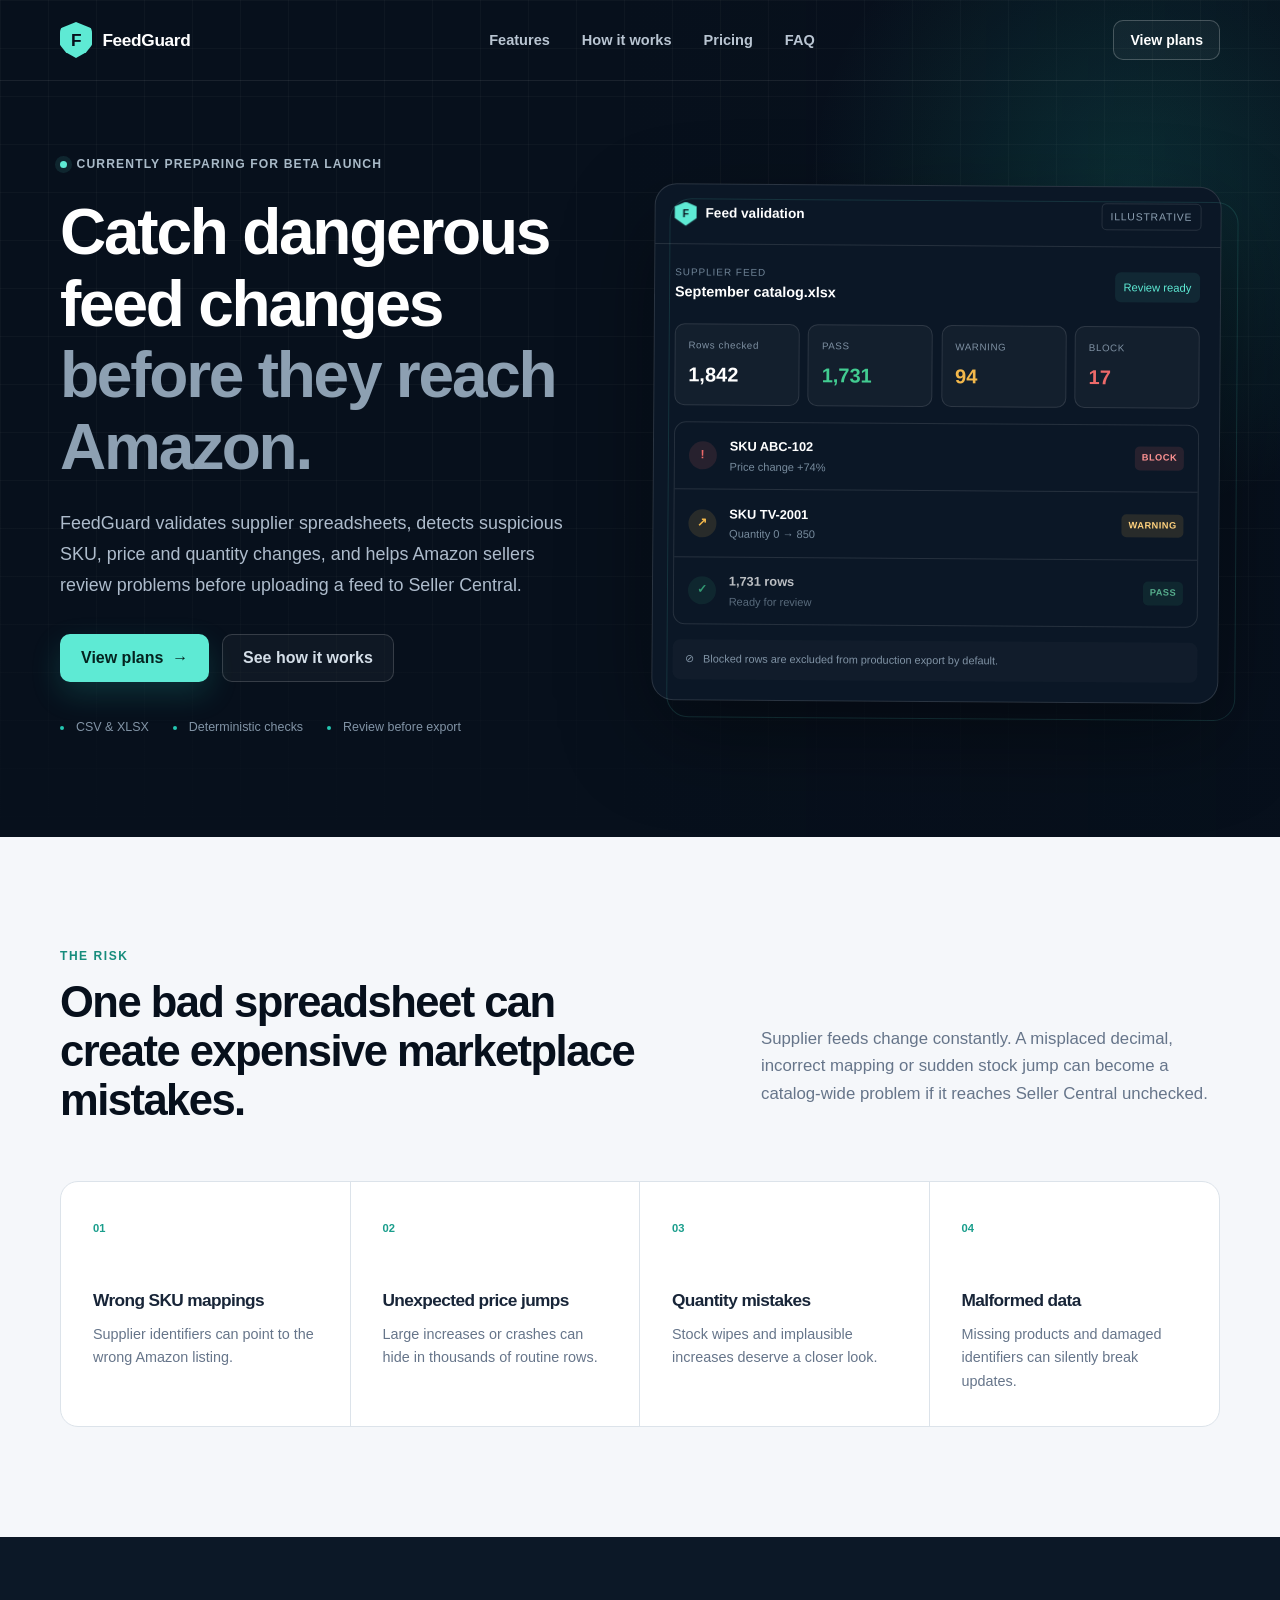
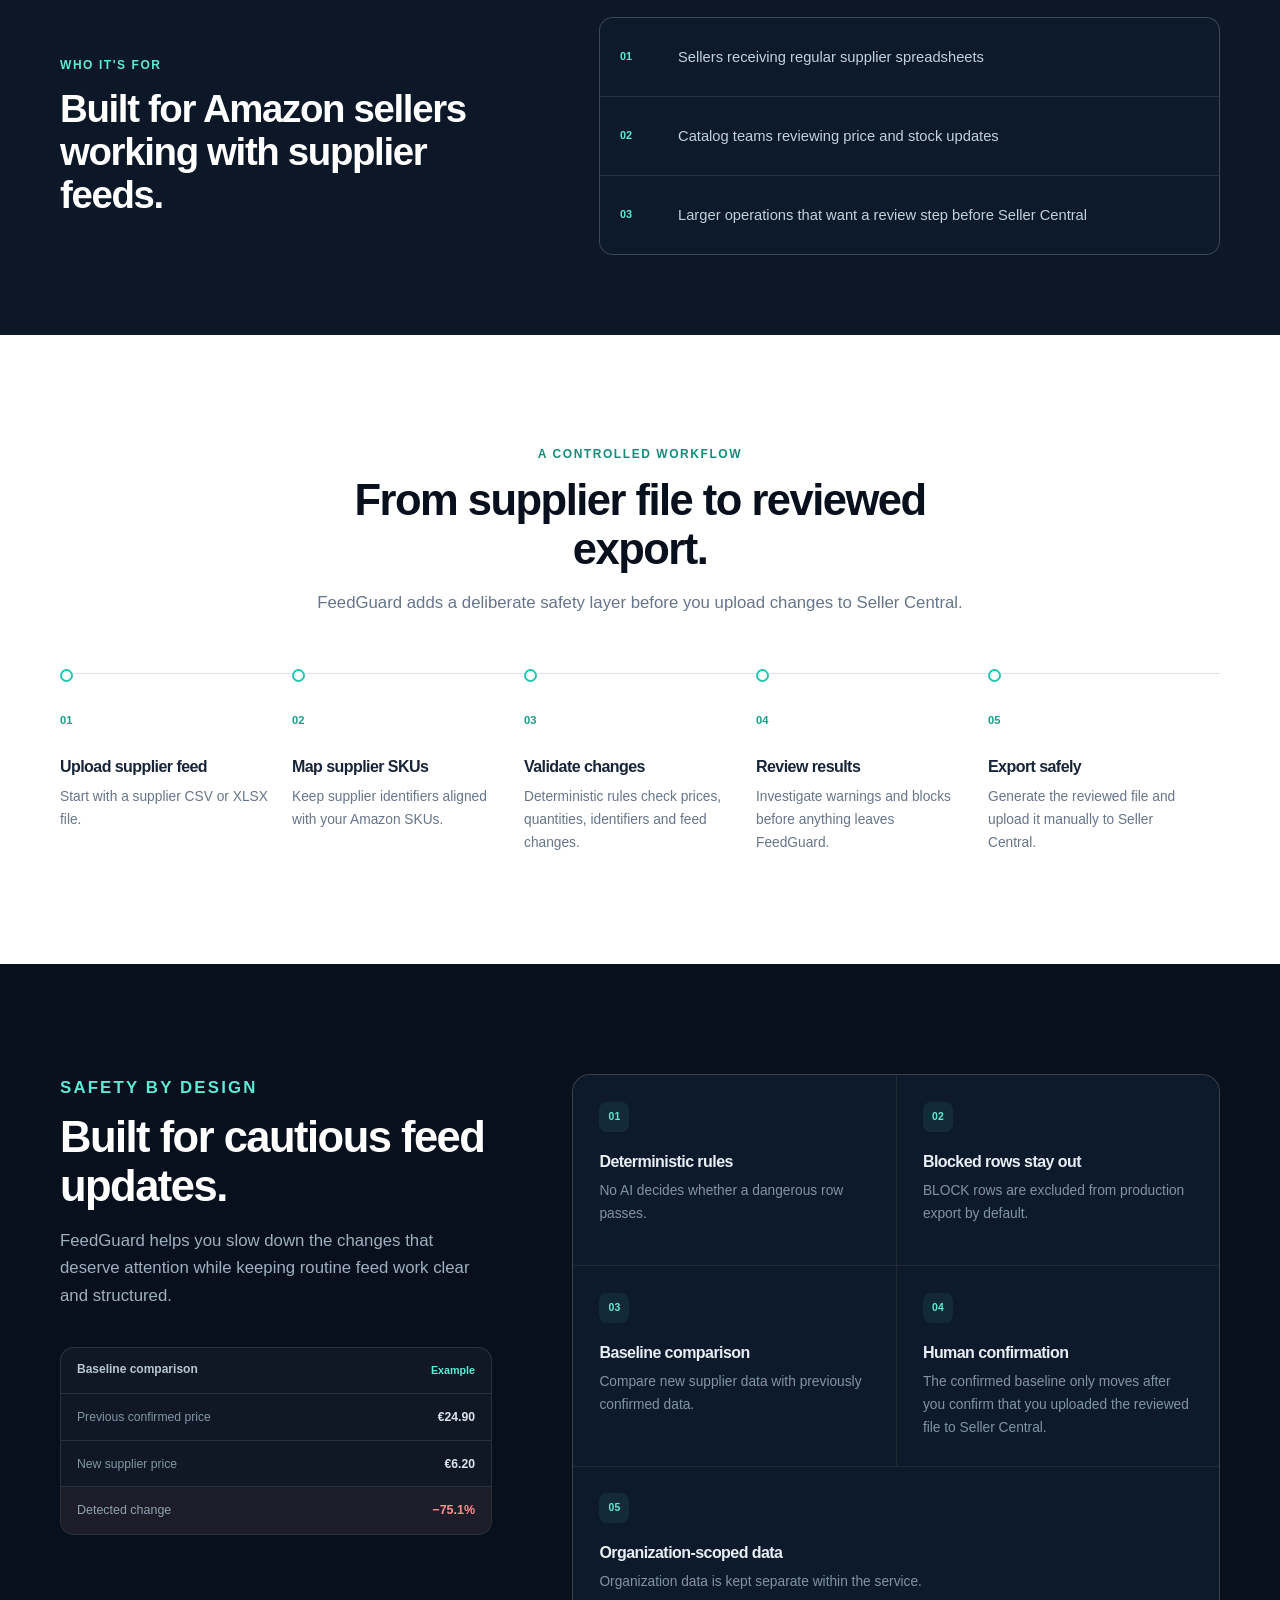
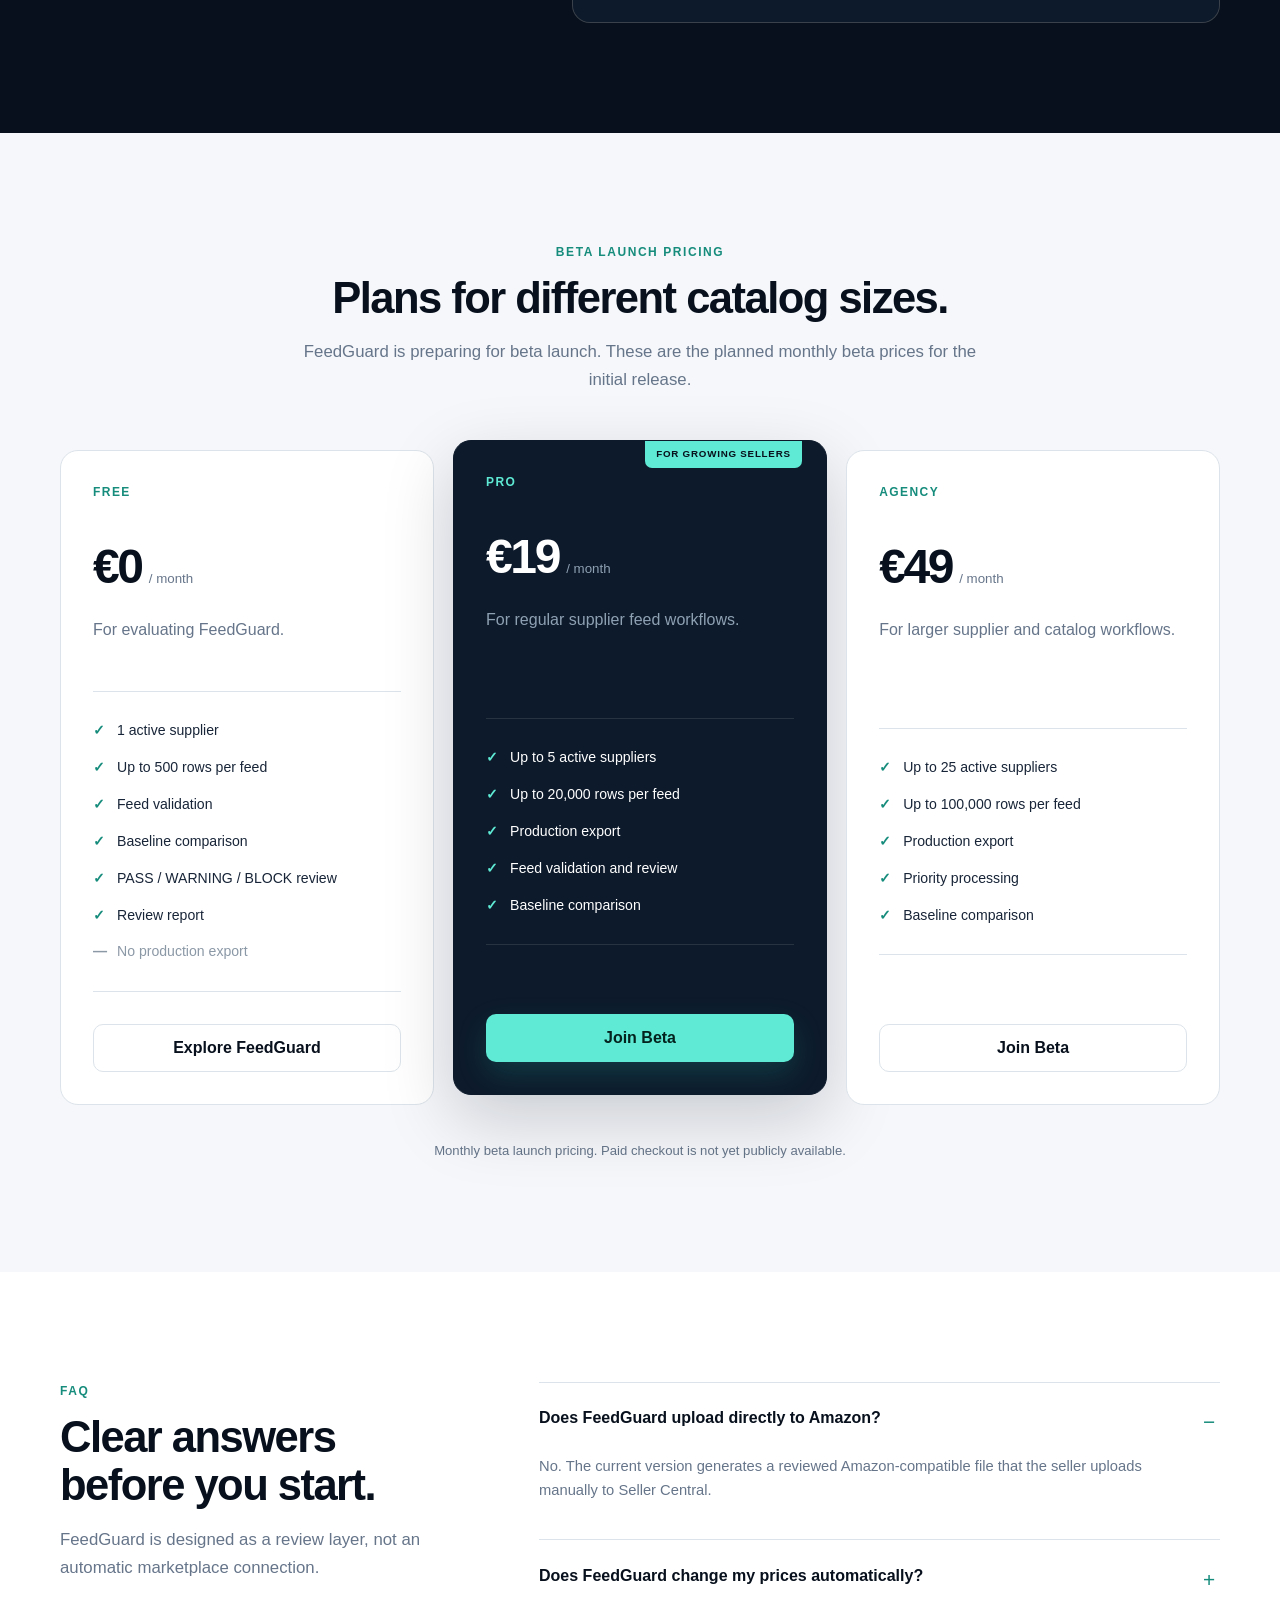
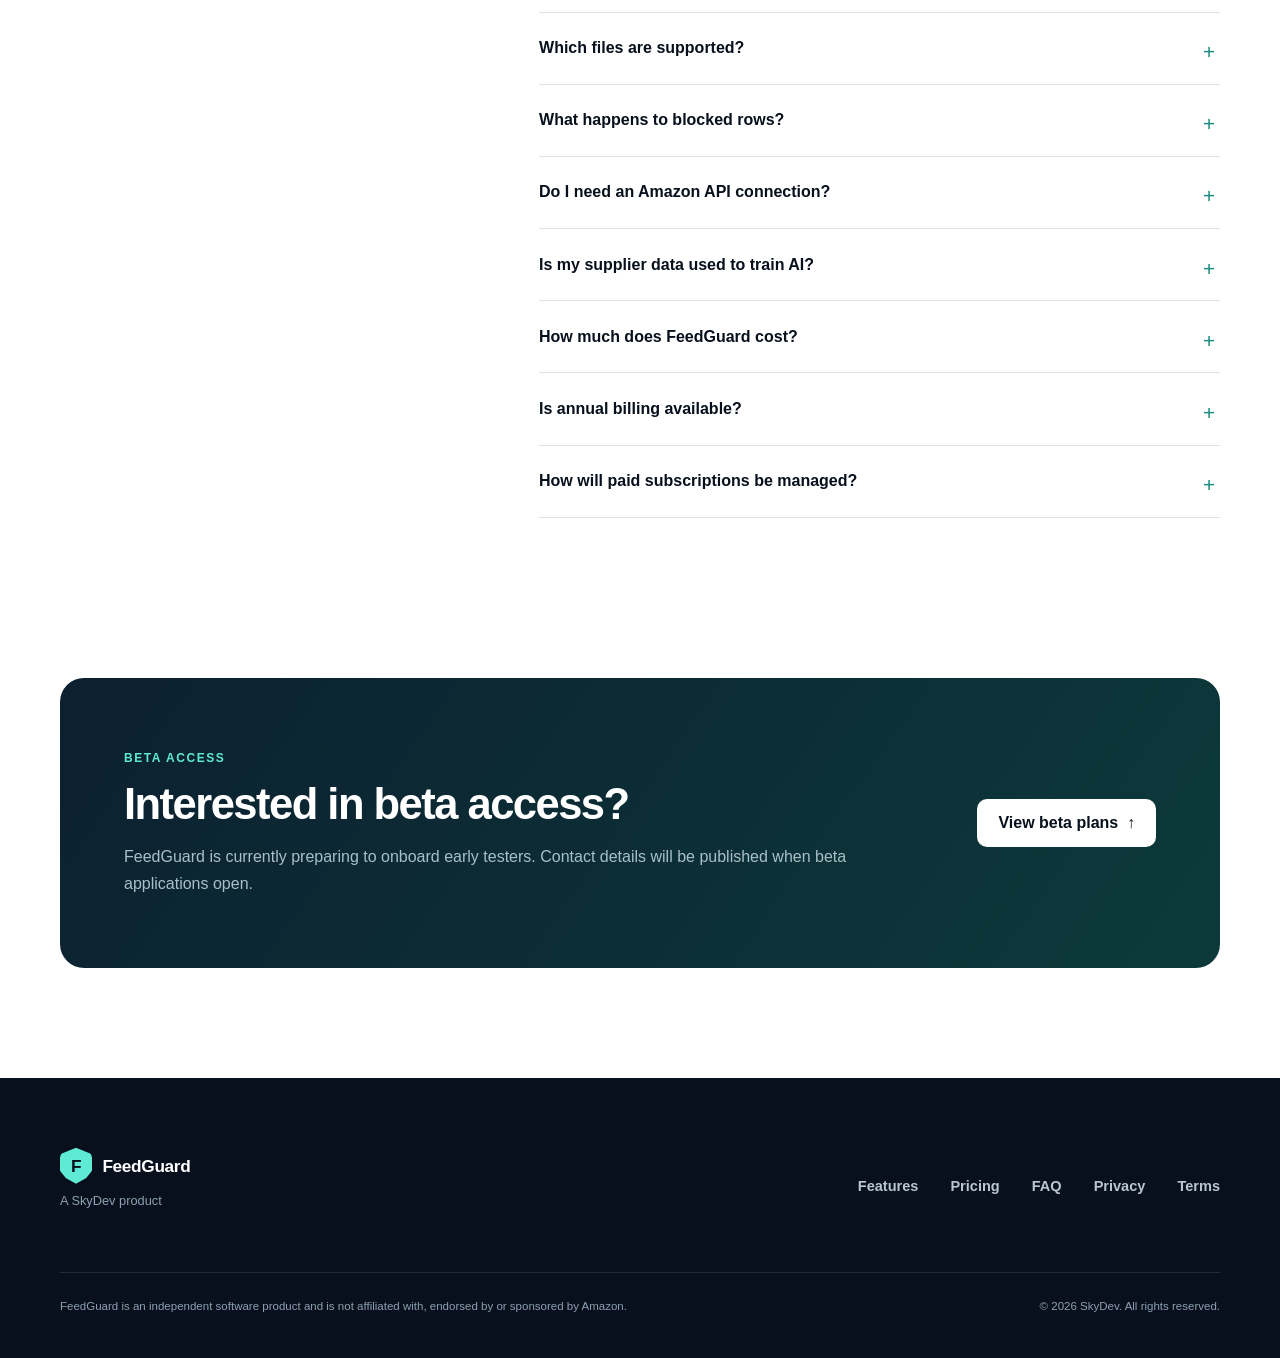
<file: index.html>
<!doctype html>
<html lang="en">
<head>
  <meta charset="utf-8">
  <meta name="viewport" content="width=device-width, initial-scale=1">
  <title>FeedGuard — Safer Amazon Feed Validation</title>
  <meta name="description" content="FeedGuard helps Amazon sellers validate supplier CSV and XLSX feeds, detect risky SKU, price and quantity changes, and review problems before uploading to Seller Central.">
  <meta property="og:title" content="FeedGuard — Safer Amazon Feed Validation">
  <meta property="og:description" content="Catch dangerous supplier feed changes before they reach Amazon.">
  <meta property="og:type" content="website">
  <meta property="og:url" content="https://feedguard-site.vercel.app/">
  <link rel="canonical" href="https://feedguard-site.vercel.app/">
  <meta name="theme-color" content="#07101c">
  <link rel="icon" type="image/svg+xml" href="favicon.svg">
  <link rel="stylesheet" href="styles.css">
</head>
<body>
  <a class="skip-link" href="#main">Skip to content</a>
  <header class="site-header">
    <div class="shell nav-wrap">
      <a class="brand" href="index.html" aria-label="FeedGuard home">
        <span class="brand-mark" aria-hidden="true">F</span>
        <span>FeedGuard</span>
      </a>
      <nav aria-label="Primary navigation">
        <a href="#features">Features</a>
        <a href="#how-it-works">How it works</a>
        <a href="#pricing">Pricing</a>
        <a href="#faq">FAQ</a>
      </nav>
      <a class="button button-small button-outline" href="#pricing">View plans</a>
    </div>
  </header>

  <main id="main">
    <section class="hero">
      <div class="hero-glow" aria-hidden="true"></div>
      <div class="shell hero-grid">
        <div class="hero-copy">
          <div class="eyebrow"><span class="pulse" aria-hidden="true"></span> Currently preparing for beta launch</div>
          <h1>Catch dangerous feed changes <span>before they reach Amazon.</span></h1>
          <p class="hero-lede">FeedGuard validates supplier spreadsheets, detects suspicious SKU, price and quantity changes, and helps Amazon sellers review problems before uploading a feed to Seller Central.</p>
          <div class="hero-actions">
            <a class="button button-primary" href="#pricing">View plans <span aria-hidden="true">→</span></a>
            <a class="button button-ghost" href="#how-it-works">See how it works</a>
          </div>
          <ul class="trust-line" aria-label="Product highlights">
            <li>CSV &amp; XLSX</li>
            <li>Deterministic checks</li>
            <li>Review before export</li>
          </ul>
        </div>

        <div class="product-frame" aria-label="Illustrative FeedGuard validation dashboard">
          <div class="frame-bar">
            <div class="frame-title"><span class="shield-mini" aria-hidden="true">F</span> Feed validation</div>
            <span class="sample-label">Illustrative</span>
          </div>
          <div class="frame-body">
            <div class="run-meta">
              <div><span class="meta-label">SUPPLIER FEED</span><strong>September catalog.xlsx</strong></div>
              <span class="status-complete">Review ready</span>
            </div>
            <div class="metric-grid">
              <div class="metric"><span>Rows checked</span><strong>1,842</strong></div>
              <div class="metric pass"><span>PASS</span><strong>1,731</strong></div>
              <div class="metric warning"><span>WARNING</span><strong>94</strong></div>
              <div class="metric block"><span>BLOCK</span><strong>17</strong></div>
            </div>
            <div class="result-list">
              <div class="result-row">
                <span class="result-icon block-icon" aria-hidden="true">!</span>
                <div><strong>SKU ABC-102</strong><span>Price change +74%</span></div>
                <span class="tag tag-block">BLOCK</span>
              </div>
              <div class="result-row">
                <span class="result-icon warn-icon" aria-hidden="true">↗</span>
                <div><strong>SKU TV-2001</strong><span>Quantity 0 → 850</span></div>
                <span class="tag tag-warning">WARNING</span>
              </div>
              <div class="result-row muted-row">
                <span class="result-icon pass-icon" aria-hidden="true">✓</span>
                <div><strong>1,731 rows</strong><span>Ready for review</span></div>
                <span class="tag tag-pass">PASS</span>
              </div>
            </div>
            <div class="frame-note"><span aria-hidden="true">⊘</span> Blocked rows are excluded from production export by default.</div>
          </div>
        </div>
      </div>
    </section>

    <section class="problem section" id="features">
      <div class="shell split-heading">
        <div>
          <p class="section-kicker">THE RISK</p>
          <h2>One bad spreadsheet can create expensive marketplace mistakes.</h2>
        </div>
        <p>Supplier feeds change constantly. A misplaced decimal, incorrect mapping or sudden stock jump can become a catalog-wide problem if it reaches Seller Central unchecked.</p>
      </div>
      <div class="shell risk-grid">
        <article class="risk-card"><span>01</span><h3>Wrong SKU mappings</h3><p>Supplier identifiers can point to the wrong Amazon listing.</p></article>
        <article class="risk-card"><span>02</span><h3>Unexpected price jumps</h3><p>Large increases or crashes can hide in thousands of routine rows.</p></article>
        <article class="risk-card"><span>03</span><h3>Quantity mistakes</h3><p>Stock wipes and implausible increases deserve a closer look.</p></article>
        <article class="risk-card"><span>04</span><h3>Malformed data</h3><p>Missing products and damaged identifiers can silently break updates.</p></article>
      </div>
    </section>

    <section class="audience section" aria-labelledby="audience-heading">
      <div class="shell audience-layout">
        <div>
          <p class="section-kicker">WHO IT'S FOR</p>
          <h2 id="audience-heading">Built for Amazon sellers working with supplier feeds.</h2>
        </div>
        <div class="audience-list">
          <article><span aria-hidden="true">01</span><p>Sellers receiving regular supplier spreadsheets</p></article>
          <article><span aria-hidden="true">02</span><p>Catalog teams reviewing price and stock updates</p></article>
          <article><span aria-hidden="true">03</span><p>Larger operations that want a review step before Seller Central</p></article>
        </div>
      </div>
    </section>

    <section class="workflow section" id="how-it-works">
      <div class="shell">
        <div class="section-intro centered">
          <p class="section-kicker">A CONTROLLED WORKFLOW</p>
          <h2>From supplier file to reviewed export.</h2>
          <p>FeedGuard adds a deliberate safety layer before you upload changes to Seller Central.</p>
        </div>
        <ol class="steps">
          <li><span class="step-number">01</span><div><h3>Upload supplier feed</h3><p>Start with a supplier CSV or XLSX file.</p></div></li>
          <li><span class="step-number">02</span><div><h3>Map supplier SKUs</h3><p>Keep supplier identifiers aligned with your Amazon SKUs.</p></div></li>
          <li><span class="step-number">03</span><div><h3>Validate changes</h3><p>Deterministic rules check prices, quantities, identifiers and feed changes.</p></div></li>
          <li><span class="step-number">04</span><div><h3>Review results</h3><p>Investigate warnings and blocks before anything leaves FeedGuard.</p></div></li>
          <li><span class="step-number">05</span><div><h3>Export safely</h3><p>Generate the reviewed file and upload it manually to Seller Central.</p></div></li>
        </ol>
      </div>
    </section>

    <section class="safety section">
      <div class="shell safety-layout">
        <div class="safety-copy">
          <p class="section-kicker">SAFETY BY DESIGN</p>
          <h2>Built for cautious feed updates.</h2>
          <p>FeedGuard helps you slow down the changes that deserve attention while keeping routine feed work clear and structured.</p>
          <div class="baseline-panel" aria-label="Baseline comparison example">
            <div class="baseline-head"><span>Baseline comparison</span><span class="live-dot">Example</span></div>
            <div class="compare-row"><span>Previous confirmed price</span><strong>€24.90</strong></div>
            <div class="compare-row"><span>New supplier price</span><strong>€6.20</strong></div>
            <div class="delta-row"><span>Detected change</span><strong>−75.1%</strong></div>
          </div>
        </div>
        <div class="principles-grid">
          <article><span class="principle-icon">01</span><h3>Deterministic rules</h3><p>No AI decides whether a dangerous row passes.</p></article>
          <article><span class="principle-icon">02</span><h3>Blocked rows stay out</h3><p>BLOCK rows are excluded from production export by default.</p></article>
          <article><span class="principle-icon">03</span><h3>Baseline comparison</h3><p>Compare new supplier data with previously confirmed data.</p></article>
          <article><span class="principle-icon">04</span><h3>Human confirmation</h3><p>The confirmed baseline only moves after you confirm that you uploaded the reviewed file to Seller Central.</p></article>
          <article><span class="principle-icon">05</span><h3>Organization-scoped data</h3><p>Organization data is kept separate within the service.</p></article>
        </div>
      </div>
    </section>

    <section class="pricing section" id="pricing">
      <div class="shell">
        <div class="section-intro centered">
          <p class="section-kicker">BETA LAUNCH PRICING</p>
          <h2>Plans for different catalog sizes.</h2>
          <p>FeedGuard is preparing for beta launch. These are the planned monthly beta prices for the initial release.</p>
        </div>
        <div class="pricing-grid">
          <article class="price-card">
            <div><p class="plan-name">FREE</p><div class="price"><span>€0</span><small>/ month</small></div><p>For evaluating FeedGuard.</p></div>
            <ul><li>1 active supplier</li><li>Up to 500 rows per feed</li><li>Feed validation</li><li>Baseline comparison</li><li>PASS / WARNING / BLOCK review</li><li>Review report</li><li class="not-included">No production export</li></ul>
            <a class="button button-plan" href="#contact">Explore FeedGuard</a>
          </article>
          <article class="price-card featured">
            <div class="popular">FOR GROWING SELLERS</div>
            <div><p class="plan-name">PRO</p><div class="price"><span>€19</span><small>/ month</small></div><p>For regular supplier feed workflows.</p></div>
            <ul><li>Up to 5 active suppliers</li><li>Up to 20,000 rows per feed</li><li>Production export</li><li>Feed validation and review</li><li>Baseline comparison</li></ul>
            <a class="button button-primary" href="#contact">Join Beta</a>
          </article>
          <article class="price-card">
            <div><p class="plan-name">AGENCY</p><div class="price"><span>€49</span><small>/ month</small></div><p>For larger supplier and catalog workflows.</p></div>
            <ul><li>Up to 25 active suppliers</li><li>Up to 100,000 rows per feed</li><li>Production export</li><li>Priority processing</li><li>Baseline comparison</li></ul>
            <a class="button button-plan" href="#contact">Join Beta</a>
          </article>
        </div>
        <p class="beta-note">Monthly beta launch pricing. Paid checkout is not yet publicly available.</p>
      </div>
    </section>

    <section class="faq section" id="faq">
      <div class="shell faq-layout">
        <div class="faq-heading"><p class="section-kicker">FAQ</p><h2>Clear answers before you start.</h2><p>FeedGuard is designed as a review layer, not an automatic marketplace connection.</p></div>
        <div class="faq-list">
          <details open><summary>Does FeedGuard upload directly to Amazon?</summary><p>No. The current version generates a reviewed Amazon-compatible file that the seller uploads manually to Seller Central.</p></details>
          <details><summary>Does FeedGuard change my prices automatically?</summary><p>No. FeedGuard analyzes the feed and flags potentially unsafe changes for review.</p></details>
          <details><summary>Which files are supported?</summary><p>CSV and XLSX supplier files are supported.</p></details>
          <details><summary>What happens to blocked rows?</summary><p>Blocked rows are excluded from production export by default.</p></details>
          <details><summary>Do I need an Amazon API connection?</summary><p>No, not for the current version.</p></details>
          <details><summary>Is my supplier data used to train AI?</summary><p>No. Uploaded supplier data is not used to train AI systems, and no AI decides whether a row passes.</p></details>
          <details><summary>How much does FeedGuard cost?</summary><p>FeedGuard's beta launch plans are Free (€0/month), Pro (€19/month), and Agency (€49/month). Paid subscriptions will be billed monthly.</p></details>
          <details><summary>Is annual billing available?</summary><p>Not during the initial beta launch. Annual plans may be introduced later.</p></details>
          <details><summary>How will paid subscriptions be managed?</summary><p>Paid subscriptions will be managed through our billing provider's customer portal once paid checkout opens.</p></details>
        </div>
      </div>
    </section>

    <section class="contact section" id="contact">
      <div class="shell contact-card">
        <div><p class="section-kicker">BETA ACCESS</p><h2>Interested in beta access?</h2><p>FeedGuard is currently preparing to onboard early testers. Contact details will be published when beta applications open.</p></div>
        <a class="button button-light" href="#pricing">View beta plans <span aria-hidden="true">↑</span></a>
      </div>
    </section>
  </main>

  <footer>
    <div class="shell footer-grid">
      <div><a class="brand footer-brand" href="index.html"><span class="brand-mark" aria-hidden="true">F</span><span>FeedGuard</span></a><p>A SkyDev product</p></div>
      <nav aria-label="Footer navigation"><a href="#features">Features</a><a href="#pricing">Pricing</a><a href="#faq">FAQ</a><a href="privacy.html">Privacy</a><a href="terms.html">Terms</a></nav>
    </div>
    <div class="shell footer-bottom">
      <p>FeedGuard is an independent software product and is not affiliated with, endorsed by or sponsored by Amazon.</p>
      <p>© 2026 SkyDev. All rights reserved.</p>
    </div>
  </footer>
</body>
</html>
</file>
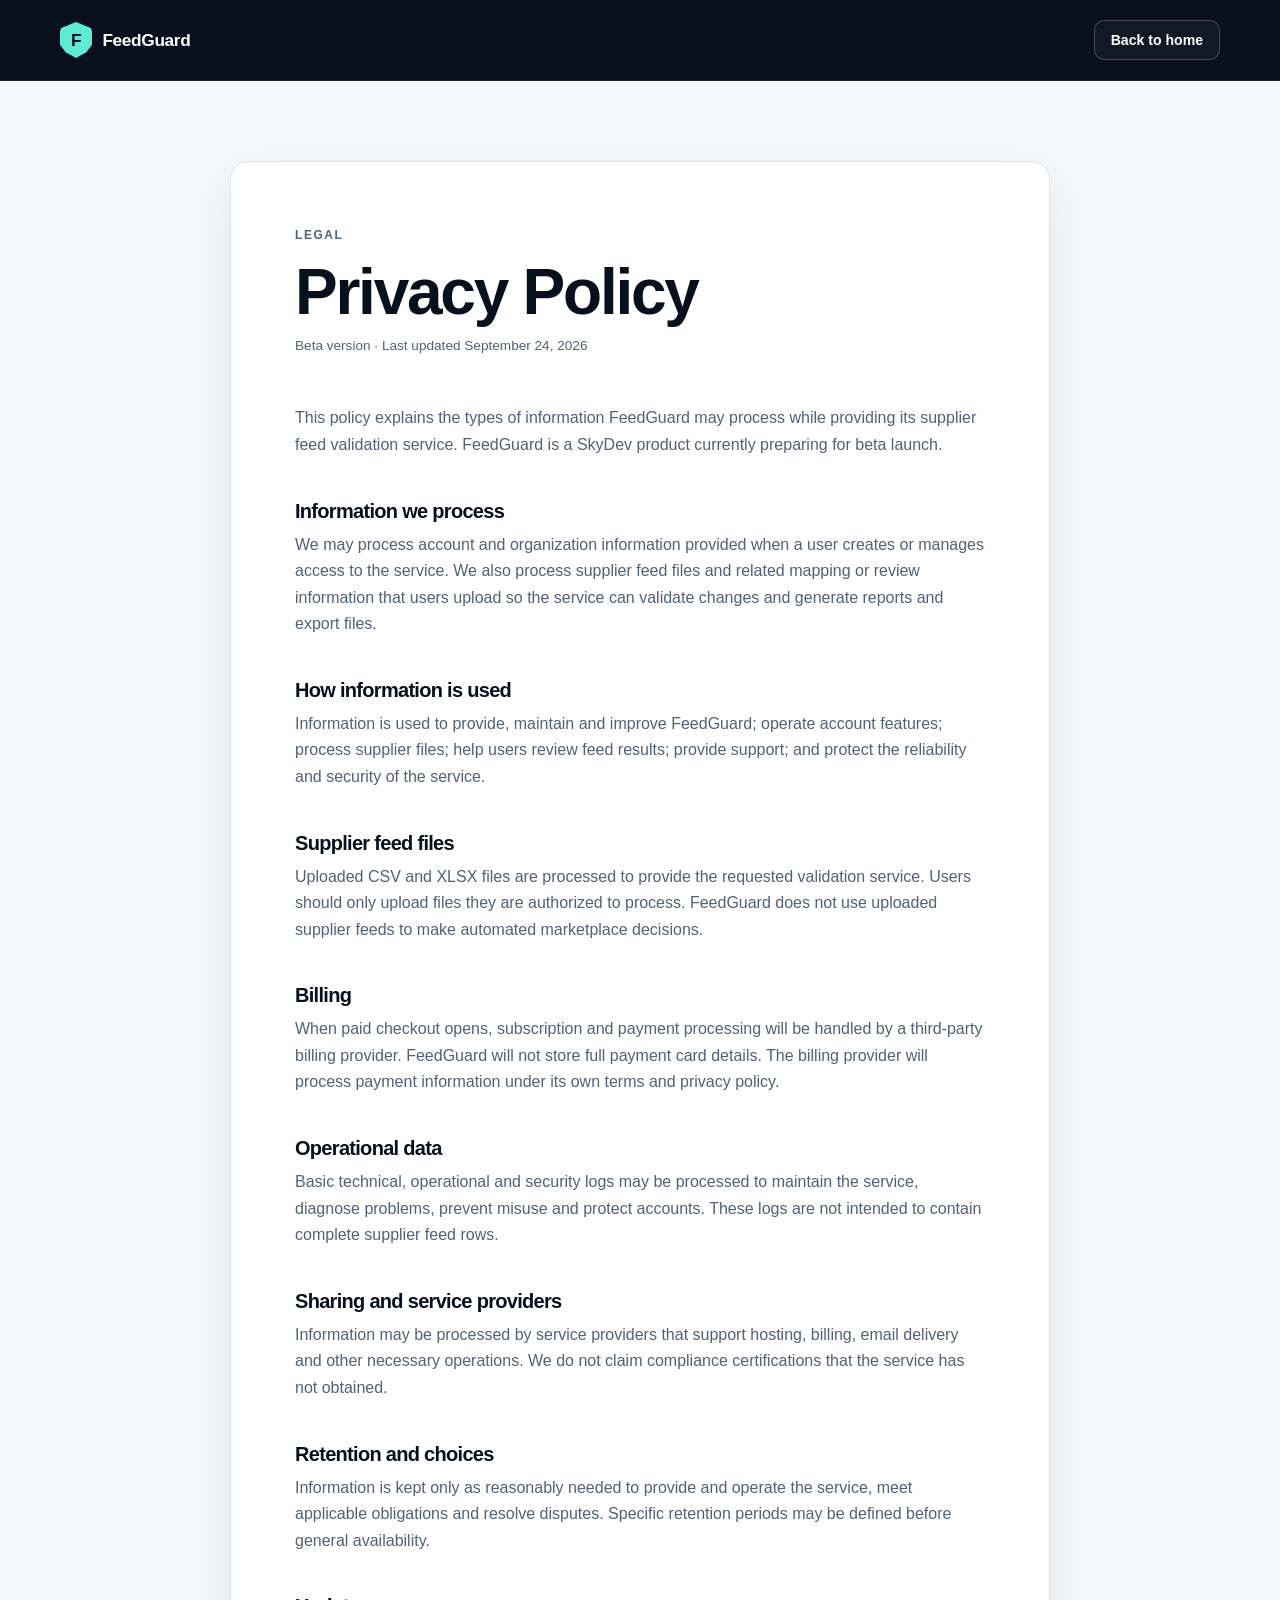
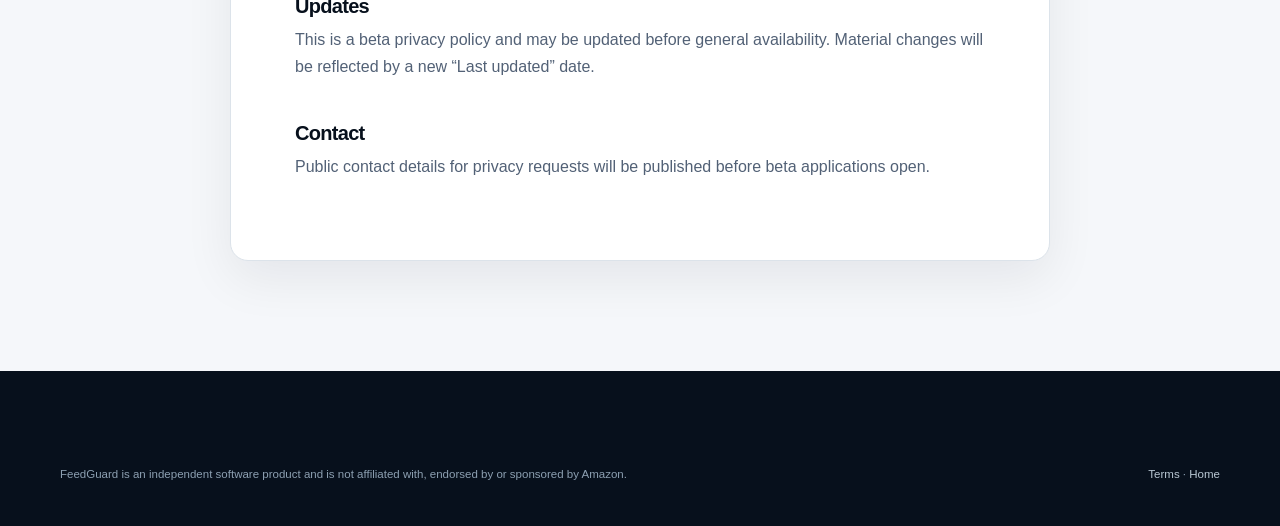
<file: privacy.html>
<!doctype html>
<html lang="en">
<head>
  <meta charset="utf-8"><meta name="viewport" content="width=device-width, initial-scale=1">
  <title>Privacy Policy — FeedGuard</title>
  <meta name="description" content="FeedGuard beta privacy policy.">
  <meta name="theme-color" content="#07101c">
  <link rel="canonical" href="https://feedguard-site.vercel.app/privacy.html">
  <link rel="icon" type="image/svg+xml" href="favicon.svg"><link rel="stylesheet" href="styles.css">
</head>
<body class="legal-page">
  <a class="skip-link" href="#main">Skip to content</a>
  <header class="site-header"><div class="shell nav-wrap"><a class="brand" href="index.html"><span class="brand-mark" aria-hidden="true">F</span><span>FeedGuard</span></a><a class="button button-small button-outline" href="index.html">Back to home</a></div></header>
  <main id="main" class="legal-main">
    <article class="shell legal-article">
      <p class="section-kicker">LEGAL</p><h1>Privacy Policy</h1><p class="legal-updated">Beta version · Last updated September 24, 2026</p>
      <p>This policy explains the types of information FeedGuard may process while providing its supplier feed validation service. FeedGuard is a SkyDev product currently preparing for beta launch.</p>
      <h2>Information we process</h2><p>We may process account and organization information provided when a user creates or manages access to the service. We also process supplier feed files and related mapping or review information that users upload so the service can validate changes and generate reports and export files.</p>
      <h2>How information is used</h2><p>Information is used to provide, maintain and improve FeedGuard; operate account features; process supplier files; help users review feed results; provide support; and protect the reliability and security of the service.</p>
      <h2>Supplier feed files</h2><p>Uploaded CSV and XLSX files are processed to provide the requested validation service. Users should only upload files they are authorized to process. FeedGuard does not use uploaded supplier feeds to make automated marketplace decisions.</p>
      <h2>Billing</h2><p>When paid checkout opens, subscription and payment processing will be handled by a third-party billing provider. FeedGuard will not store full payment card details. The billing provider will process payment information under its own terms and privacy policy.</p>
      <h2>Operational data</h2><p>Basic technical, operational and security logs may be processed to maintain the service, diagnose problems, prevent misuse and protect accounts. These logs are not intended to contain complete supplier feed rows.</p>
      <h2>Sharing and service providers</h2><p>Information may be processed by service providers that support hosting, billing, email delivery and other necessary operations. We do not claim compliance certifications that the service has not obtained.</p>
      <h2>Retention and choices</h2><p>Information is kept only as reasonably needed to provide and operate the service, meet applicable obligations and resolve disputes. Specific retention periods may be defined before general availability.</p>
      <h2>Updates</h2><p>This is a beta privacy policy and may be updated before general availability. Material changes will be reflected by a new “Last updated” date.</p>
      <h2>Contact</h2><p>Public contact details for privacy requests will be published before beta applications open.</p>
    </article>
  </main>
  <footer><div class="shell footer-bottom"><p>FeedGuard is an independent software product and is not affiliated with, endorsed by or sponsored by Amazon.</p><p><a href="terms.html">Terms</a> · <a href="index.html">Home</a></p></div></footer>
</body>
</html>
</file>
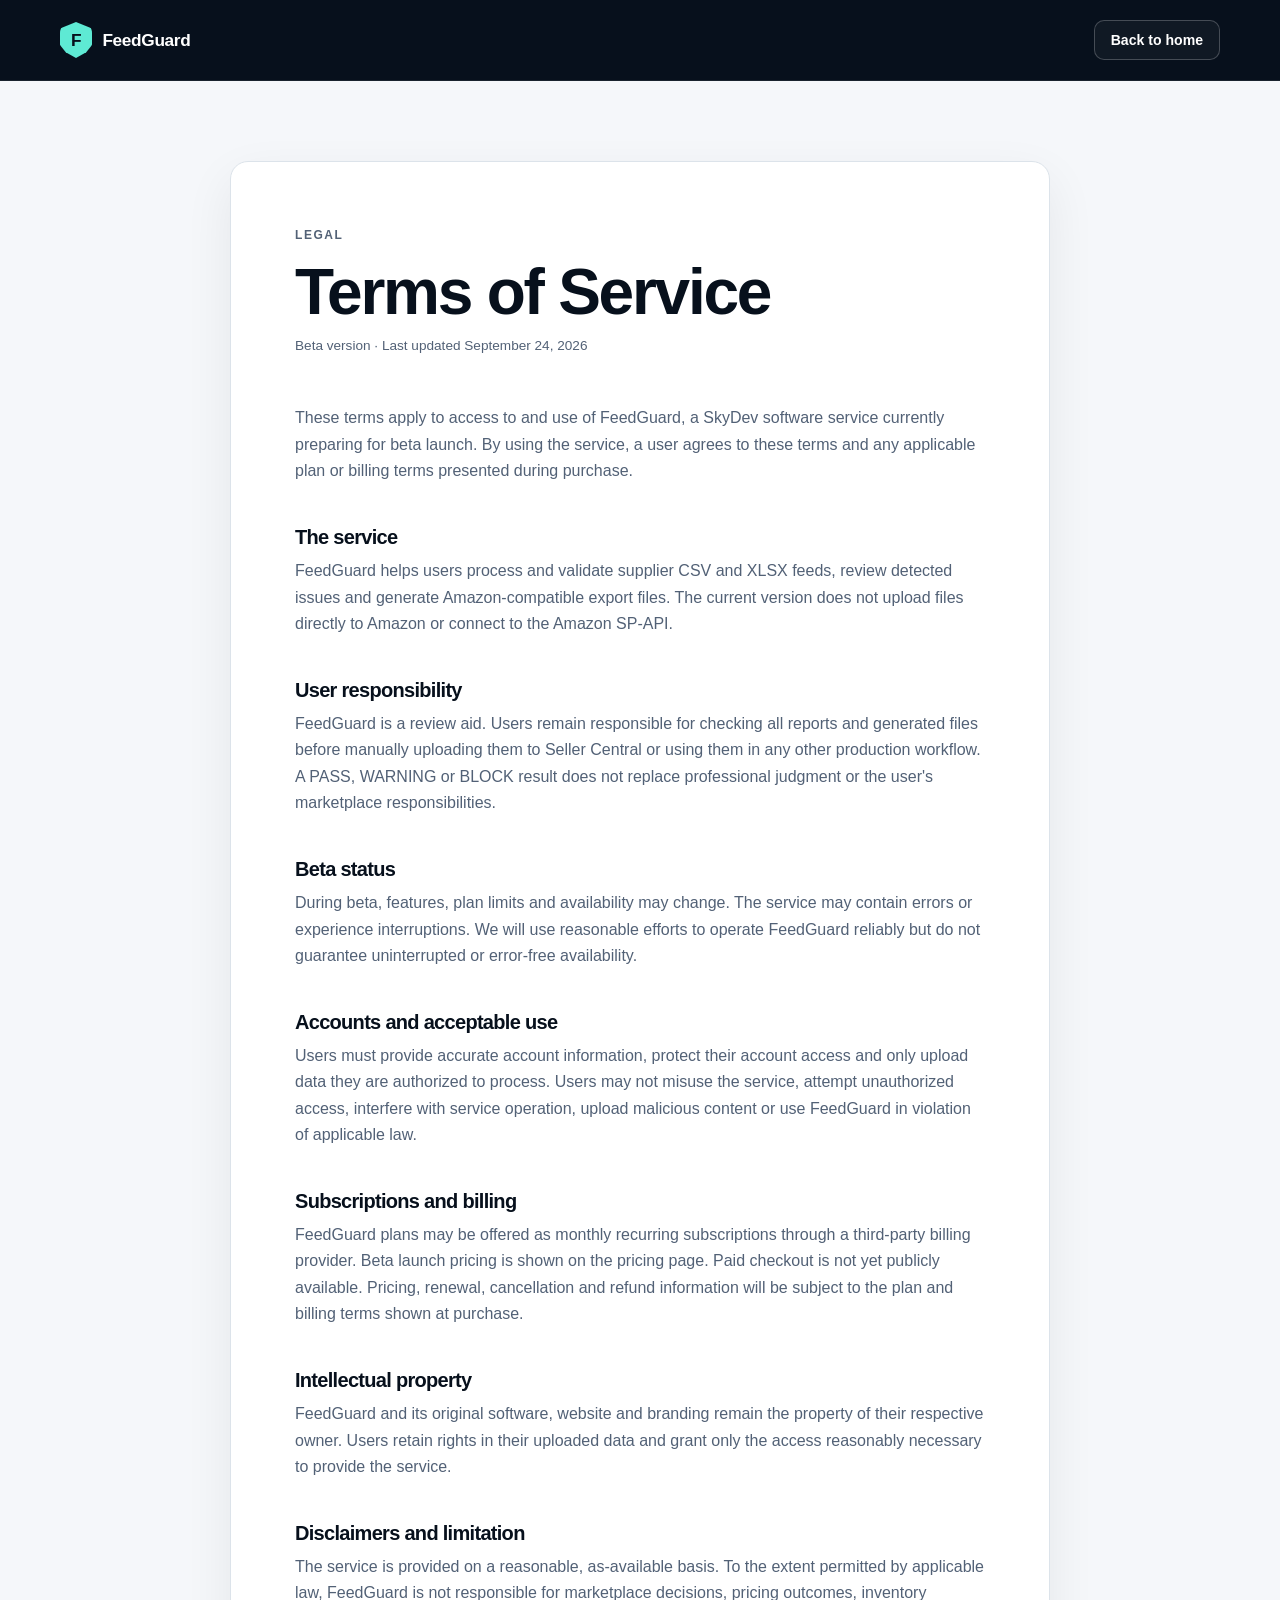
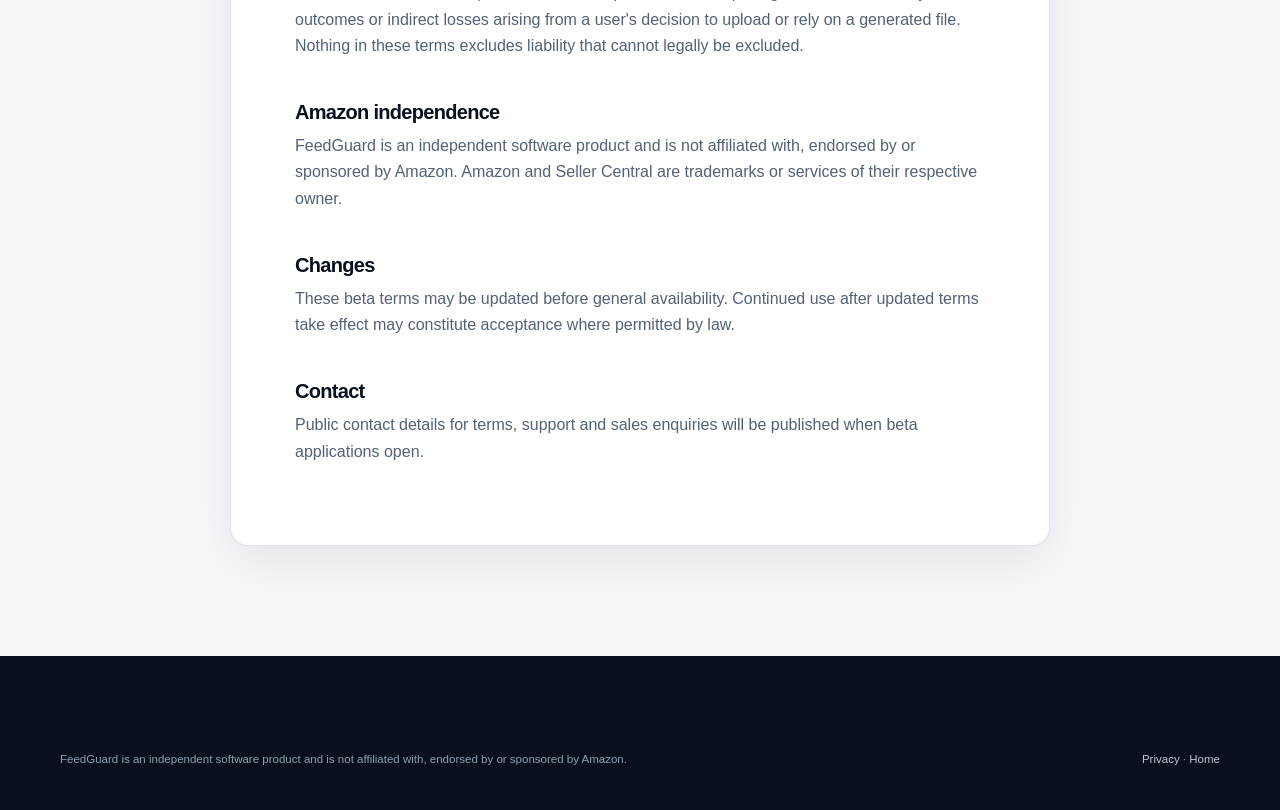
<file: terms.html>
<!doctype html>
<html lang="en">
<head>
  <meta charset="utf-8"><meta name="viewport" content="width=device-width, initial-scale=1">
  <title>Terms of Service — FeedGuard</title>
  <meta name="description" content="FeedGuard beta terms of service.">
  <meta name="theme-color" content="#07101c">
  <link rel="canonical" href="https://feedguard-site.vercel.app/terms.html">
  <link rel="icon" type="image/svg+xml" href="favicon.svg"><link rel="stylesheet" href="styles.css">
</head>
<body class="legal-page">
  <a class="skip-link" href="#main">Skip to content</a>
  <header class="site-header"><div class="shell nav-wrap"><a class="brand" href="index.html"><span class="brand-mark" aria-hidden="true">F</span><span>FeedGuard</span></a><a class="button button-small button-outline" href="index.html">Back to home</a></div></header>
  <main id="main" class="legal-main">
    <article class="shell legal-article">
      <p class="section-kicker">LEGAL</p><h1>Terms of Service</h1><p class="legal-updated">Beta version · Last updated September 24, 2026</p>
      <p>These terms apply to access to and use of FeedGuard, a SkyDev software service currently preparing for beta launch. By using the service, a user agrees to these terms and any applicable plan or billing terms presented during purchase.</p>
      <h2>The service</h2><p>FeedGuard helps users process and validate supplier CSV and XLSX feeds, review detected issues and generate Amazon-compatible export files. The current version does not upload files directly to Amazon or connect to the Amazon SP-API.</p>
      <h2>User responsibility</h2><p>FeedGuard is a review aid. Users remain responsible for checking all reports and generated files before manually uploading them to Seller Central or using them in any other production workflow. A PASS, WARNING or BLOCK result does not replace professional judgment or the user's marketplace responsibilities.</p>
      <h2>Beta status</h2><p>During beta, features, plan limits and availability may change. The service may contain errors or experience interruptions. We will use reasonable efforts to operate FeedGuard reliably but do not guarantee uninterrupted or error-free availability.</p>
      <h2>Accounts and acceptable use</h2><p>Users must provide accurate account information, protect their account access and only upload data they are authorized to process. Users may not misuse the service, attempt unauthorized access, interfere with service operation, upload malicious content or use FeedGuard in violation of applicable law.</p>
      <h2>Subscriptions and billing</h2><p>FeedGuard plans may be offered as monthly recurring subscriptions through a third-party billing provider. Beta launch pricing is shown on the pricing page. Paid checkout is not yet publicly available. Pricing, renewal, cancellation and refund information will be subject to the plan and billing terms shown at purchase.</p>
      <h2>Intellectual property</h2><p>FeedGuard and its original software, website and branding remain the property of their respective owner. Users retain rights in their uploaded data and grant only the access reasonably necessary to provide the service.</p>
      <h2>Disclaimers and limitation</h2><p>The service is provided on a reasonable, as-available basis. To the extent permitted by applicable law, FeedGuard is not responsible for marketplace decisions, pricing outcomes, inventory outcomes or indirect losses arising from a user's decision to upload or rely on a generated file. Nothing in these terms excludes liability that cannot legally be excluded.</p>
      <h2>Amazon independence</h2><p>FeedGuard is an independent software product and is not affiliated with, endorsed by or sponsored by Amazon. Amazon and Seller Central are trademarks or services of their respective owner.</p>
      <h2>Changes</h2><p>These beta terms may be updated before general availability. Continued use after updated terms take effect may constitute acceptance where permitted by law.</p>
      <h2>Contact</h2><p>Public contact details for terms, support and sales enquiries will be published when beta applications open.</p>
    </article>
  </main>
  <footer><div class="shell footer-bottom"><p>FeedGuard is an independent software product and is not affiliated with, endorsed by or sponsored by Amazon.</p><p><a href="privacy.html">Privacy</a> · <a href="index.html">Home</a></p></div></footer>
</body>
</html>
</file>
<file: styles.css>
:root {
  --ink: #07101c;
  --ink-soft: #0d1a2b;
  --panel: #101f32;
  --line-dark: rgba(255,255,255,.11);
  --paper: #f5f7fa;
  --white: #ffffff;
  --text: #182538;
  --muted: #66758a;
  --line: #dce3ea;
  --teal: #24c7b1;
  --teal-light: #5eead4;
  --red: #ed6a6a;
  --amber: #f3b84b;
  --green: #42cc91;
  --radius: 18px;
  --shadow: 0 24px 70px rgba(3, 13, 26, .18);
}

* { box-sizing: border-box; }
html { scroll-behavior: smooth; }
body { margin: 0; color: var(--text); background: var(--white); font-family: Inter, ui-sans-serif, -apple-system, BlinkMacSystemFont, "Segoe UI", sans-serif; font-size: 16px; line-height: 1.65; }
a { color: inherit; text-decoration: none; }
button, a { -webkit-tap-highlight-color: transparent; }
a:focus-visible, summary:focus-visible { outline: 3px solid var(--teal); outline-offset: 4px; border-radius: 5px; }
.skip-link { position: fixed; top: 1rem; left: 1rem; z-index: 100; padding: .7rem 1rem; color: var(--ink); background: var(--teal-light); border-radius: 8px; transform: translateY(-180%); transition: transform .2s; }
.skip-link:focus { transform: none; }
.shell { width: min(1160px, calc(100% - 40px)); margin-inline: auto; }

.site-header { position: absolute; z-index: 20; top: 0; left: 0; width: 100%; color: #d9e5ef; border-bottom: 1px solid rgba(255,255,255,.08); }
.nav-wrap { height: 80px; display: flex; align-items: center; justify-content: space-between; gap: 2rem; }
.brand { display: inline-flex; align-items: center; gap: .65rem; color: var(--white); font-size: 1.08rem; font-weight: 750; letter-spacing: -.02em; }
.brand-mark { width: 32px; height: 36px; display: grid; place-items: center; color: var(--ink); background: var(--teal-light); font-weight: 900; border-radius: 11px 11px 14px 14px; clip-path: polygon(50% 0, 100% 18%, 100% 64%, 82% 84%, 50% 100%, 18% 84%, 0 64%, 0 18%); }
nav { display: flex; align-items: center; gap: 2rem; }
nav a { color: #b9c5d2; font-size: .91rem; font-weight: 550; transition: color .2s; }
nav a:hover { color: var(--white); }
.button { min-height: 48px; display: inline-flex; align-items: center; justify-content: center; gap: .55rem; padding: .75rem 1.25rem; border: 1px solid transparent; border-radius: 10px; font-weight: 700; line-height: 1; transition: transform .2s, background .2s, border-color .2s; }
.button:hover { transform: translateY(-2px); }
.button-small { min-height: 40px; padding: .55rem 1rem; font-size: .88rem; }
.button-outline { color: var(--white); border-color: rgba(255,255,255,.22); background: rgba(255,255,255,.04); }
.button-primary { color: #04231f; background: var(--teal-light); box-shadow: 0 12px 30px rgba(36,199,177,.18); }
.button-primary:hover { background: #80f2df; }
.button-ghost { color: #d4dee8; border-color: rgba(255,255,255,.16); background: rgba(255,255,255,.035); }

.hero { position: relative; overflow: hidden; min-height: 780px; padding: 150px 0 100px; color: var(--white); background-color: var(--ink); background-image: linear-gradient(rgba(255,255,255,.028) 1px, transparent 1px), linear-gradient(90deg, rgba(255,255,255,.028) 1px, transparent 1px); background-size: 48px 48px; }
.hero::after { content: ""; position: absolute; inset: 0; pointer-events: none; background: linear-gradient(90deg, transparent 48%, rgba(7,16,28,.1)), linear-gradient(180deg, transparent 60%, var(--ink)); }
.hero-glow { position: absolute; width: 700px; height: 700px; right: -200px; top: -160px; background: radial-gradient(circle, rgba(36,199,177,.17), transparent 65%); }
.hero-grid { position: relative; z-index: 1; display: grid; grid-template-columns: .95fr 1.05fr; gap: 5rem; align-items: center; }
.eyebrow { display: inline-flex; align-items: center; gap: .6rem; margin-bottom: 1.4rem; color: #a9bac8; font-size: .76rem; font-weight: 750; letter-spacing: .09em; text-transform: uppercase; }
.pulse { width: 7px; height: 7px; background: var(--teal-light); border-radius: 50%; box-shadow: 0 0 0 5px rgba(94,234,212,.1); }
h1, h2, h3, p { margin-top: 0; }
h1, h2, h3 { line-height: 1.12; letter-spacing: -.035em; }
.hero h1 { max-width: 650px; margin-bottom: 1.5rem; font-size: clamp(3rem, 5vw, 5rem); font-weight: 780; }
.hero h1 span { color: #8da0b2; }
.hero-lede { max-width: 620px; margin-bottom: 2rem; color: #aebccc; font-size: 1.12rem; line-height: 1.75; }
.hero-actions { display: flex; flex-wrap: wrap; gap: .8rem; margin-bottom: 2.2rem; }
.trust-line { display: flex; flex-wrap: wrap; gap: 1rem 1.5rem; margin: 0; padding: 0; color: #8294a6; font-size: .78rem; list-style: none; }
.trust-line li { position: relative; padding-left: 1rem; }
.trust-line li::before { content: ""; position: absolute; left: 0; top: .7em; width: 4px; height: 4px; background: var(--teal); border-radius: 50%; }

.product-frame { position: relative; background: #0b1726; border: 1px solid rgba(255,255,255,.13); border-radius: 22px; box-shadow: 0 35px 90px rgba(0,0,0,.36); transform: rotate(.4deg); }
.product-frame::before { content: ""; position: absolute; inset: 14px -18px -18px 14px; z-index: -1; border: 1px solid rgba(94,234,212,.13); border-radius: 22px; }
.frame-bar { min-height: 60px; display: flex; align-items: center; justify-content: space-between; padding: 0 1.2rem; border-bottom: 1px solid var(--line-dark); }
.frame-title { display: flex; align-items: center; gap: .55rem; font-size: .85rem; font-weight: 700; }
.shield-mini { width: 22px; height: 24px; display: grid; place-items: center; color: var(--ink); background: var(--teal-light); font-size: .65rem; clip-path: polygon(50% 0, 100% 20%, 100% 68%, 50% 100%, 0 68%, 0 20%); }
.sample-label { padding: .25rem .5rem; color: #8da0b2; border: 1px solid var(--line-dark); border-radius: 5px; font-size: .65rem; letter-spacing: .08em; text-transform: uppercase; }
.frame-body { padding: 1.25rem; }
.run-meta { display: flex; align-items: center; justify-content: space-between; gap: 1rem; margin-bottom: 1.2rem; }
.run-meta div { display: grid; }
.meta-label { color: #6f8396; font-size: .62rem; letter-spacing: .1em; }
.run-meta strong { font-size: .9rem; }
.status-complete { padding: .35rem .55rem; color: var(--teal-light); background: rgba(94,234,212,.08); border-radius: 6px; font-size: .7rem; }
.metric-grid { display: grid; grid-template-columns: repeat(4, 1fr); gap: .55rem; margin-bottom: 1rem; }
.metric { display: grid; gap: .3rem; padding: .8rem; background: rgba(255,255,255,.035); border: 1px solid var(--line-dark); border-radius: 10px; }
.metric span { color: #7f91a3; font-size: .61rem; letter-spacing: .06em; }
.metric strong { font-size: 1.25rem; }
.metric.pass strong { color: var(--green); } .metric.warning strong { color: var(--amber); } .metric.block strong { color: var(--red); }
.result-list { overflow: hidden; border: 1px solid var(--line-dark); border-radius: 12px; }
.result-row { display: grid; grid-template-columns: 30px 1fr auto; gap: .7rem; align-items: center; padding: .85rem; border-bottom: 1px solid var(--line-dark); }
.result-row:last-child { border-bottom: 0; }
.result-row div { display: grid; }
.result-row strong { font-size: .8rem; }
.result-row div span { color: #778b9d; font-size: .69rem; }
.muted-row { opacity: .72; }
.result-icon { width: 28px; height: 28px; display: grid; place-items: center; border-radius: 50%; font-size: .75rem; font-weight: 800; }
.block-icon { color: var(--red); background: rgba(237,106,106,.12); }
.warn-icon { color: var(--amber); background: rgba(243,184,75,.12); }
.pass-icon { color: var(--green); background: rgba(66,204,145,.12); }
.tag { padding: .25rem .45rem; border-radius: 5px; font-size: .58rem; font-weight: 800; letter-spacing: .05em; }
.tag-block { color: #ff9393; background: rgba(237,106,106,.12); }
.tag-warning { color: #ffd27e; background: rgba(243,184,75,.12); }
.tag-pass { color: #74e9b5; background: rgba(66,204,145,.12); }
.frame-note { display: flex; align-items: center; gap: .55rem; margin-top: .9rem; padding: .7rem .8rem; color: #8093a5; background: rgba(255,255,255,.025); border-radius: 8px; font-size: .68rem; }

.section { padding: 110px 0; }
.section-kicker { margin-bottom: .7rem; color: #168c7c; font-size: .75rem; font-weight: 800; letter-spacing: .13em; text-transform: uppercase; }
.section h2 { margin-bottom: 1rem; color: var(--ink); font-size: clamp(2rem, 3.4vw, 3.2rem); }
.section-intro { max-width: 690px; margin-bottom: 3.5rem; }
.section-intro > p:last-child, .split-heading > p, .faq-heading > p:last-child, .safety-copy > p { color: var(--muted); font-size: 1.05rem; }
.centered { margin-inline: auto; text-align: center; }
.problem { background: var(--paper); }
.split-heading { display: grid; grid-template-columns: 1.15fr .85fr; gap: 5rem; align-items: end; margin-bottom: 3.5rem; }
.split-heading h2 { max-width: 680px; margin-bottom: 0; }
.risk-grid { display: grid; grid-template-columns: repeat(4, 1fr); border: 1px solid var(--line); border-radius: var(--radius); background: var(--white); }
.risk-card { min-height: 240px; padding: 2rem; border-right: 1px solid var(--line); }
.risk-card:last-child { border-right: 0; }
.risk-card > span { color: #1a9e8c; font-size: .7rem; font-weight: 800; }
.risk-card h3 { margin: 3.2rem 0 .75rem; font-size: 1.08rem; }
.risk-card p { margin: 0; color: var(--muted); font-size: .9rem; }

.audience { padding: 80px 0; color: var(--white); background: #0c1827; }
.audience .section-kicker { color: var(--teal-light); }
.audience h2 { max-width: 600px; margin-bottom: 0; color: var(--white); font-size: clamp(1.8rem, 3vw, 2.8rem); }
.audience-layout { display: grid; grid-template-columns: .85fr 1.15fr; gap: 5rem; align-items: center; }
.audience-list { display: grid; gap: 1px; overflow: hidden; background: var(--line-dark); border: 1px solid var(--line-dark); border-radius: 14px; }
.audience-list article { display: grid; grid-template-columns: 42px 1fr; gap: 1rem; align-items: center; min-height: 78px; padding: 1rem 1.25rem; background: var(--ink-soft); }
.audience-list span { color: var(--teal-light); font-size: .68rem; font-weight: 800; }
.audience-list p { margin: 0; color: #c4d0da; font-size: .92rem; }

.workflow { background: var(--white); }
.steps { margin: 0; padding: 0; list-style: none; display: grid; grid-template-columns: repeat(5, 1fr); border-top: 1px solid var(--line); }
.steps li { position: relative; padding: 2rem 1.3rem 0 0; }
.steps li::before { content: ""; position: absolute; top: -5px; left: 0; width: 9px; height: 9px; background: var(--white); border: 2px solid var(--teal); border-radius: 50%; }
.step-number { color: #1a9e8c; font-size: .7rem; font-weight: 800; }
.steps h3 { margin: 1.6rem 0 .65rem; font-size: 1rem; }
.steps p { margin: 0; color: var(--muted); font-size: .86rem; }

.safety { color: var(--white); background: var(--ink); }
.safety .section-kicker { color: var(--teal-light); }
.safety h2 { color: var(--white); }
.safety-layout { display: grid; grid-template-columns: .8fr 1.2fr; gap: 5rem; }
.safety-copy > p { color: #9eb0c0; }
.baseline-panel { margin-top: 2.3rem; overflow: hidden; background: rgba(255,255,255,.035); border: 1px solid var(--line-dark); border-radius: 14px; }
.baseline-head, .compare-row, .delta-row { display: flex; align-items: center; justify-content: space-between; gap: 1rem; padding: .8rem 1rem; border-bottom: 1px solid var(--line-dark); }
.baseline-head { color: #b8c7d4; font-size: .75rem; font-weight: 700; }
.live-dot { color: var(--teal-light); font-size: .67rem; }
.compare-row { color: #8396a8; font-size: .76rem; }
.compare-row strong { color: #dce6ed; }
.delta-row { color: #90a1b1; background: rgba(237,106,106,.06); border-bottom: 0; font-size: .78rem; }
.delta-row strong { color: #ff8e8e; }
.principles-grid { display: grid; grid-template-columns: 1fr 1fr; gap: 1px; overflow: hidden; background: var(--line-dark); border: 1px solid var(--line-dark); border-radius: var(--radius); }
.principles-grid article { min-height: 190px; padding: 1.65rem; background: var(--ink-soft); }
.principles-grid article:last-child { grid-column: 1 / -1; min-height: 155px; }
.principle-icon { display: inline-grid; place-items: center; width: 30px; height: 30px; color: var(--teal-light); background: rgba(94,234,212,.08); border-radius: 8px; font-size: .65rem; font-weight: 800; }
.principles-grid h3 { margin: 1.3rem 0 .6rem; color: #e8eef3; font-size: 1rem; }
.principles-grid p { margin: 0; color: #8194a6; font-size: .86rem; }

.pricing { background: var(--paper); }
.pricing-grid { display: grid; grid-template-columns: repeat(3, 1fr); gap: 1.2rem; align-items: stretch; }
.price-card { position: relative; min-height: 550px; display: flex; flex-direction: column; justify-content: space-between; padding: 2rem; background: var(--white); border: 1px solid var(--line); border-radius: var(--radius); }
.price-card.featured { color: var(--white); background: var(--ink-soft); border-color: var(--ink-soft); box-shadow: var(--shadow); transform: translateY(-10px); }
.popular { position: absolute; top: 0; right: 1.5rem; padding: .35rem .7rem; color: var(--ink); background: var(--teal-light); border-radius: 0 0 7px 7px; font-size: .61rem; font-weight: 850; letter-spacing: .08em; }
.plan-name { margin-bottom: 1.5rem; color: #168c7c; font-size: .75rem; font-weight: 850; letter-spacing: .12em; }
.featured .plan-name { color: var(--teal-light); }
.price { display: flex; align-items: baseline; gap: .45rem; margin-bottom: .7rem; }
.price span { color: var(--ink); font-size: 3rem; font-weight: 780; letter-spacing: -.05em; }
.featured .price span { color: var(--white); }
.price small, .price-card > div > p:last-child { color: var(--muted); }
.featured .price small, .featured > div > p:last-child { color: #8ea1b3; }
.price-card ul { display: grid; gap: .85rem; margin: 2rem 0; padding: 1.7rem 0; border-top: 1px solid var(--line); border-bottom: 1px solid var(--line); list-style: none; }
.featured ul { border-color: var(--line-dark); }
.price-card li { position: relative; padding-left: 1.5rem; font-size: .88rem; }
.price-card li::before { content: "✓"; position: absolute; left: 0; color: #168c7c; font-weight: 800; }
.featured li::before { color: var(--teal-light); }
.price-card li.not-included { color: #8b98a6; }
.price-card li.not-included::before { content: "—"; color: #8b98a6; }
.button-plan { color: var(--ink); border-color: var(--line); background: var(--white); }
.featured .button-primary { width: 100%; }
.beta-note { margin: 2.2rem 0 0; color: var(--muted); font-size: .82rem; text-align: center; }

.faq-layout { display: grid; grid-template-columns: .72fr 1.28fr; gap: 6rem; align-items: start; }
.faq-heading { position: sticky; top: 2rem; }
.faq-list { border-top: 1px solid var(--line); }
details { border-bottom: 1px solid var(--line); }
summary { position: relative; padding: 1.4rem 2.4rem 1.4rem 0; color: var(--ink); font-weight: 700; cursor: pointer; list-style: none; }
summary::-webkit-details-marker { display: none; }
summary::after { content: "+"; position: absolute; right: .3rem; color: #168c7c; font-size: 1.3rem; font-weight: 400; }
details[open] summary::after { content: "−"; }
details p { padding: 0 2.5rem 1.4rem 0; color: var(--muted); font-size: .92rem; }

.contact { padding-top: 50px; }
.contact-card { min-height: 290px; display: flex; align-items: center; justify-content: space-between; gap: 4rem; padding: 4rem; color: var(--white); background: linear-gradient(125deg, #0c2030, #0c3a3b); border-radius: 24px; }
.contact-card .section-kicker { color: var(--teal-light); }
.contact-card h2 { max-width: 680px; color: var(--white); }
.contact-card p:last-child { margin-bottom: 0; color: #a8c0c7; }
.button-light { flex: 0 0 auto; color: var(--ink); background: var(--white); }

footer { padding: 70px 0 30px; color: #8da0b2; background: var(--ink); }
.footer-grid { display: flex; justify-content: space-between; gap: 3rem; padding-bottom: 3rem; border-bottom: 1px solid var(--line-dark); }
.footer-brand { margin-bottom: .4rem; }
.footer-grid p { font-size: .8rem; }
.footer-bottom { display: flex; justify-content: space-between; gap: 3rem; padding-top: 1.5rem; font-size: .72rem; }
.footer-bottom p:first-child { max-width: 680px; }
.footer-bottom a { color: #b9c8d4; }

.legal-page { color: #26364a; background: var(--paper); }
.legal-page .site-header { position: relative; background: var(--ink); }
.legal-main { padding: 80px 0 110px; }
.legal-article { max-width: 820px; padding: 4rem; background: var(--white); border: 1px solid var(--line); border-radius: var(--radius); box-shadow: 0 18px 50px rgba(7,16,28,.07); }
.legal-article h1 { margin-bottom: .4rem; color: var(--ink); font-size: clamp(2.6rem, 5vw, 4.4rem); }
.legal-updated { margin-bottom: 3rem; color: var(--muted); font-size: .85rem; }
.legal-article h2 { margin: 2.6rem 0 .6rem; color: var(--ink); font-size: 1.25rem; }
.legal-article p { color: #526176; }

@media (max-width: 980px) {
  .hero { padding-top: 130px; }
  .hero-grid { grid-template-columns: 1fr; gap: 4rem; }
  .hero-copy { max-width: 740px; }
  .product-frame { max-width: 720px; transform: none; }
  .split-heading, .audience-layout, .safety-layout, .faq-layout { grid-template-columns: 1fr; gap: 3rem; }
  .risk-grid { grid-template-columns: 1fr 1fr; }
  .risk-card:nth-child(2) { border-right: 0; }
  .risk-card:nth-child(-n+2) { border-bottom: 1px solid var(--line); }
  .steps { grid-template-columns: 1fr 1fr; gap: 2rem; border-top: 0; }
  .steps li { padding: 1.4rem; border-top: 1px solid var(--line); }
  .steps li::before { left: 1.4rem; }
  .pricing-grid { grid-template-columns: 1fr; max-width: 650px; margin-inline: auto; }
  .price-card { min-height: auto; }
  .price-card.featured { transform: none; }
  .faq-heading { position: static; }
}

@media (max-width: 720px) {
  .shell { width: min(100% - 28px, 1160px); }
  .site-header nav { display: none; }
  .nav-wrap { height: 70px; }
  .hero { min-height: auto; padding: 115px 0 80px; }
  .hero h1 { font-size: clamp(2.55rem, 12vw, 4rem); }
  .hero-lede { font-size: 1rem; }
  .hero-actions .button { width: 100%; }
  .product-frame::before { display: none; }
  .frame-body { padding: .85rem; }
  .metric-grid { grid-template-columns: 1fr 1fr; }
  .run-meta { align-items: start; }
  .run-meta strong { max-width: 180px; overflow: hidden; text-overflow: ellipsis; white-space: nowrap; }
  .result-row { grid-template-columns: 28px 1fr; }
  .result-row .tag { grid-column: 2; justify-self: start; }
  .section { padding: 78px 0; }
  .risk-grid, .principles-grid { grid-template-columns: 1fr; }
  .risk-card { min-height: 210px; border-right: 0; border-bottom: 1px solid var(--line); }
  .risk-card:last-child { border-bottom: 0; }
  .risk-card h3 { margin-top: 2rem; }
  .steps { grid-template-columns: 1fr; gap: 1rem; }
  .principles-grid article:last-child { grid-column: auto; }
  .contact-card { align-items: flex-start; flex-direction: column; padding: 2.2rem; }
  .footer-grid, .footer-bottom { flex-direction: column; }
  footer nav { flex-wrap: wrap; gap: 1rem 1.5rem; }
  .legal-main { padding: 35px 0 70px; }
  .legal-article { padding: 2rem 1.3rem; }
}

@media (prefers-reduced-motion: reduce) {
  html { scroll-behavior: auto; }
  *, *::before, *::after { animation-duration: .01ms !important; animation-iteration-count: 1 !important; transition-duration: .01ms !important; }
}
</file>
